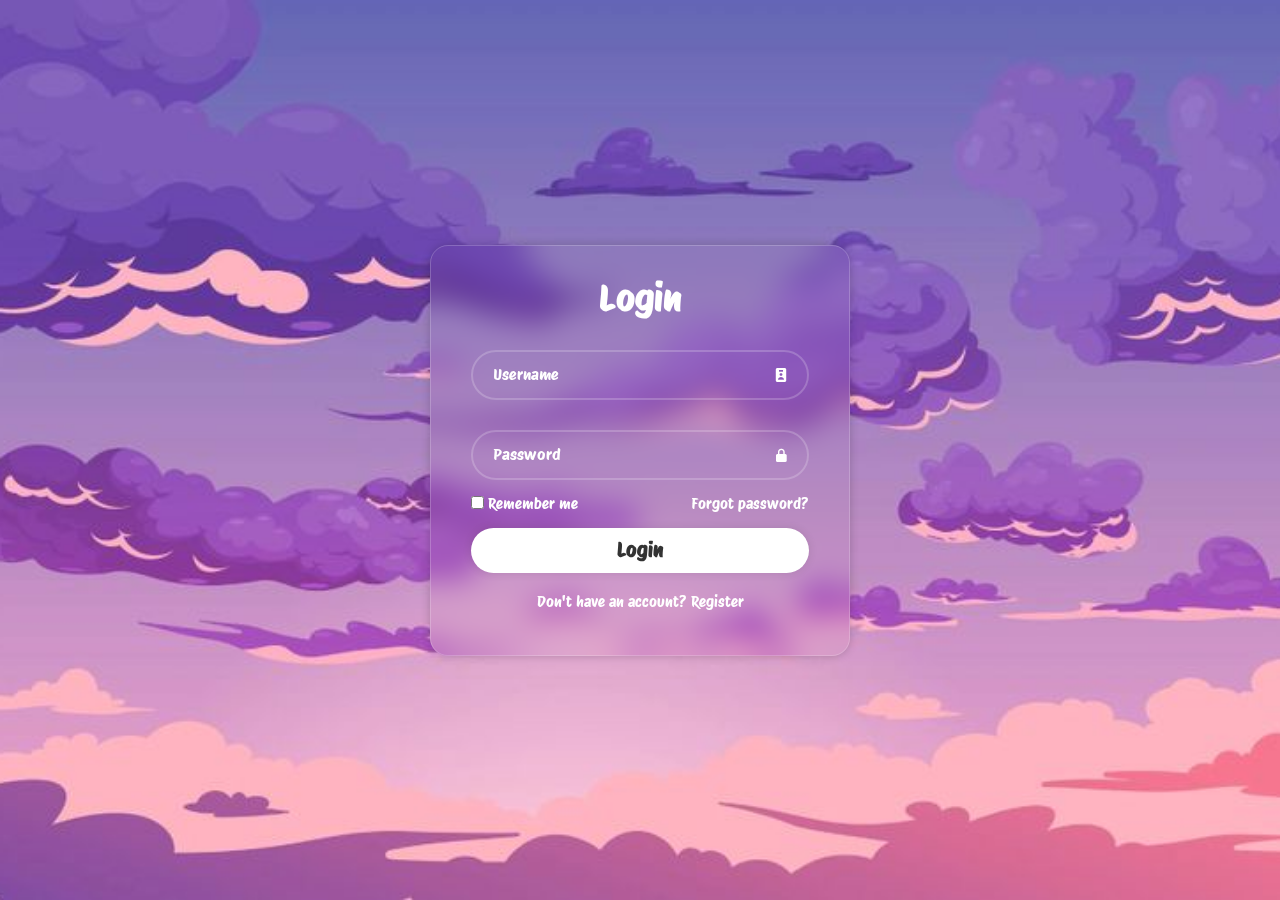
<file: Web practice/Cool login page/Index.html>
<!DOCTYPE html>

<head>
    <title>Login page</title>
    <style>
        @import url('https://fonts.googleapis.com/css2?family=Protest+Revolution&family=Protest+Riot&display=swap');

        * {
            margin: 0;
            padding: 0;
            box-sizing: border-box;
            font-family: 'Protest Riot', sans-serif;
        }

        body {
            display: flex;
            justify-content: center;
            align-items: center;
            min-height: 100vh;
            background: url('Free\ Vector\ _\ Evening\ cloudy\ sky\ purple\ background\ with\ group\ of\ cumulus\ and\ cirrus\ clouds\ flat\ cartoon\ illustration.jpg') no-repeat;
            background-size: cover;
            background-position: center;
        }

        .warpper {
            width: 420px;
            background: transparent;
            border: 1px solid rgba(255, 255, 255, .2);
            backdrop-filter: blur(15px);
            box-shadow: 0 0 10px rgba(0, 0, 0, .2);
            color: #fff;
            border-radius: 18px;
            padding: 30px 40px;
        }

        .warpper h1 {
            font-size: 36px;
            text-align: center;
        }

        .warpper .input-box {
            position: relative;
            width: 100%;
            height: 50px;
            margin: 30px 0;
        }

        .input-box input {
            width: 100%;
            height: 100%;
            background: transparent;
            border: none;
            outline: none;
            border: 2px solid rgba(255, 255, 255, .2);
            border-radius: 40px;
            font-size: 16px;
            color: #fff;
            padding: 20px 45px 20px 20px;
        }
        
        .input-box input::placeholder {
            color: #fff;
            transition: opacity .25s;
        }

        .input-box input:focus::placeholder {
            opacity: 0;
        }

        .input-box i {
            position: absolute;
            right: 20px;
            top: 50%;
            transform: translateY(-50%);
            font-size: 20xpx;
        }

        .warpper .remember-forgot {
            display: flex;
            justify-content: space-between;
            font-size: 15px;
            margin: -15px 0 15px;
        }

        .remember-forgot label input {
            accent-color: #fff;
            text-decoration: none;
        }

        .remember-forgot a {
            transition: .2s;
            color: #fff;
            text-decoration: none;
        }

        .remember-forgot a:hover {
            font-size: small;
            text-decoration: underline;
        }

        .warpper .btn {
            transition: .2s;
            width: 100%;
            height: 45px;
            background: #fff;
            border: none;
            outline: none;
            border-radius: 40px;
            box-shadow: 0 0 10px rgba(0, 0, 0, .1);
            cursor: pointer;
            font-size: 20px;
            color: #333;
            font-weight: 600;
        }

        .warpper .btn:hover {
            font-size: medium;
        }

        .warpper .register-link {
            font-size: 14.5px;
            text-align: center;
            margin: 20px 0 15px;
        }

        .register-link p a {
            color: #fff;
            text-decoration: none;
            font-weight: 500;
            transition: .2s;
        }

        .register-link p a:hover {
            font-size: small;
            text-decoration: underline;
        }
    </style>
    <link href='https://unpkg.com/boxicons@2.1.4/css/boxicons.min.css' rel='stylesheet'>
</head>

<body>
    <div class="warpper">
        <form action="">
            <h1>Login</h1>
            <div class="input-box">
                <input type="text" placeholder="Username" required>
                <i class='bx bxs-user-badge'></i>
            </div>

            <div class="input-box">
                <input type="password" placeholder="Password" required>
                <i class='bx bxs-lock-alt'></i>
            </div>

            <div class="remember-forgot">
                <label><input type="checkbox"> Remember me</label>
                <a href="#">Forgot password?</a>
            </div>

            <button type="submit" class="btn">Login</button>

            <div class="register-link">
                <p>Don't have an account? <a href="#">Register</a></p>
            </div>
        </form>
    </div>
</body>
</file>
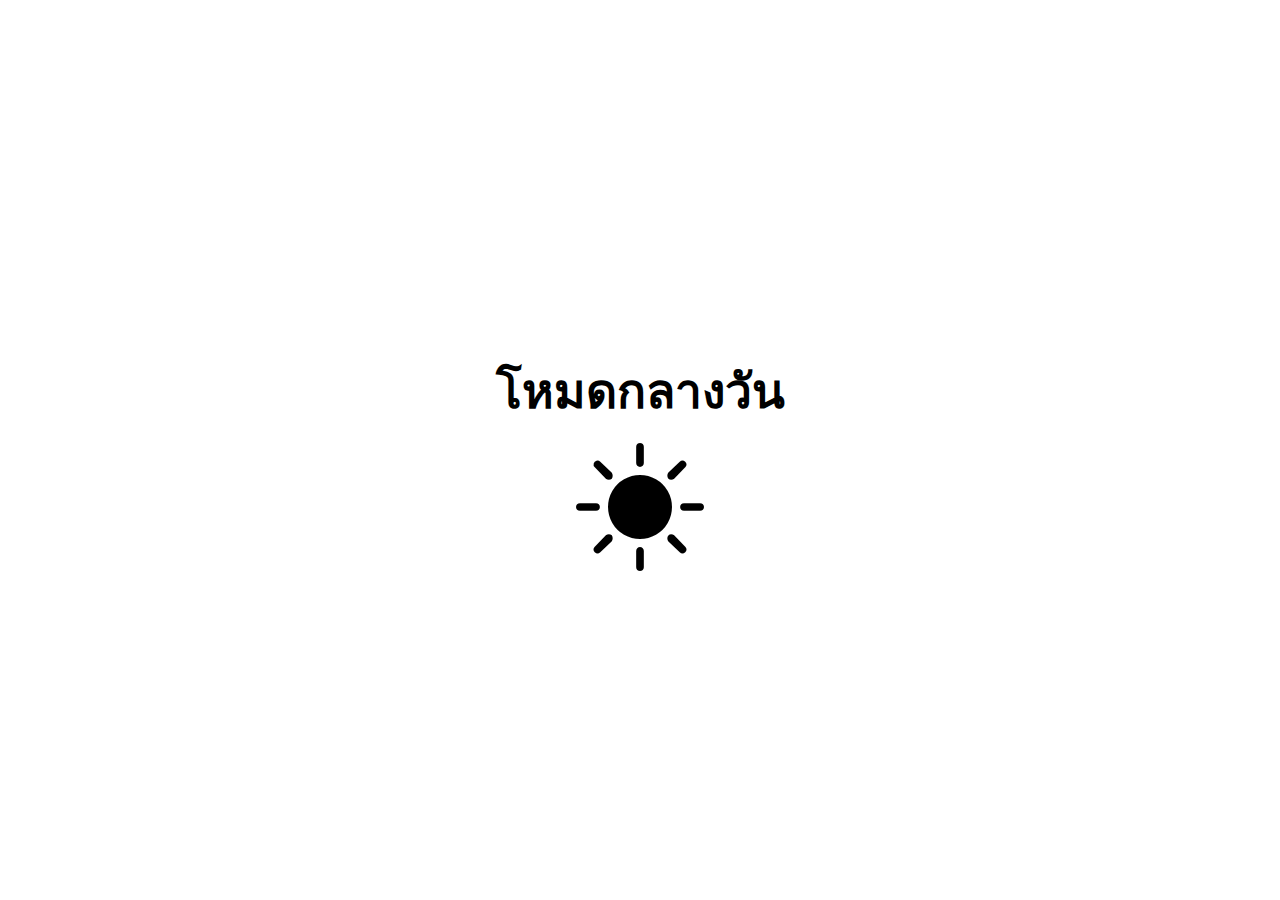
<file: Web practice/day-night_screen/index.html>
<!DOCTYPE html>
<html lang="en">
<head>
    <meta charset="UTF-8">
    <meta name="viewport" content="width=device-width, initial-scale=1.0">
    <title>Day-Night Shift</title>
    <link rel="stylesheet" href="https://cdn.jsdelivr.net/npm/bootstrap-icons@1.11.3/font/bootstrap-icons.min.css">
    <link rel="stylesheet" href="style.css">
</head>
<body>
    <div class="container">
        <h2>โหมดกลางวัน</h2>
        <i class="bi bi-brightness-high-fill"></i>
    </div>
    <script src="app.js"></script>
</body>
</html>
</file>
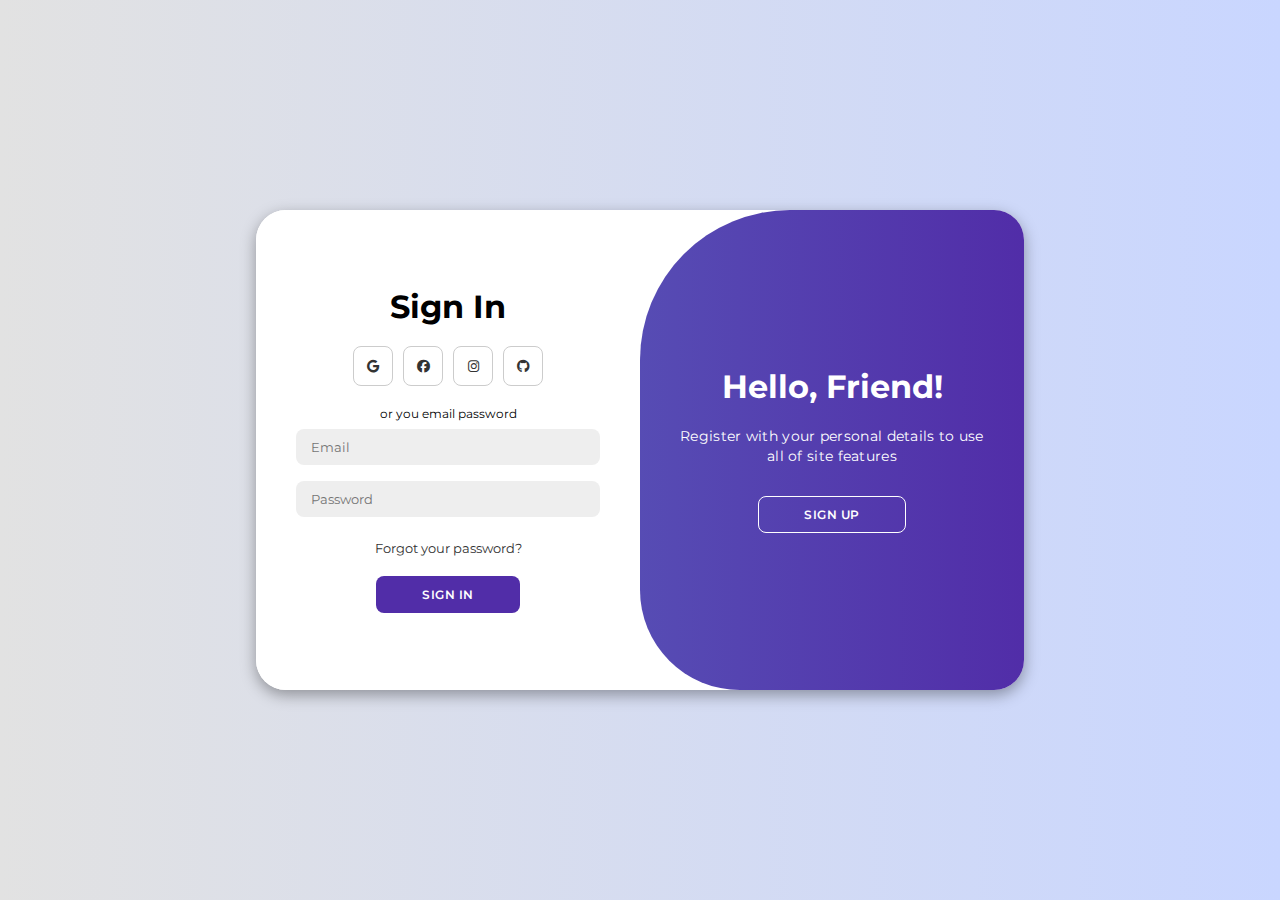
<file: Web practice/Modern Login/index.html>
<!DOCTYPE html>
<html lang="en">

<head>
    <meta charset="UTF-8">
    <meta name="viewport" content="width=device-width, initial-scale=1.0">
    <link rel="stylesheet" href="https://cdnjs.cloudflare.com/ajax/libs/font-awesome/6.5.1/css/all.min.css">
    <link rel="stylesheet" href="style.css">
    <title>Modern Login</title>
</head>

<body>
    <div class="container" id="container">
        <div class="form-container sign-up">
            <form>
                <h1>Create Account</h1>
                <div class="social-icon">
                    <a href="#" class="icon">
                        <i class="fa-brands fa-google"></i>
                    </a>
                    <a href="#" class="icon">
                        <i class="fa-brands fa-facebook"></i>
                    </a>
                    <a href="#" class="icon">
                        <i class="fa-brands fa-instagram"></i>
                    </a>
                    <a href="#" class="icon">
                        <i class="fa-brands fa-github"></i>
                    </a>
                </div>
                <span>or you email for registration</span>
                <input type="text" placeholder="Name">
                <input type="email" placeholder="Email">
                <input type="password" placeholder="Password">
                <button>Sign Up</button>
            </form>
        </div>
        <div class="form-container sign-in">
            <form>
                <h1>Sign In</h1>
                <div class="social-icon">
                    <a href="#" class="icon">
                        <i class="fa-brands fa-google"></i>
                    </a>
                    <a href="#" class="icon">
                        <i class="fa-brands fa-facebook"></i>
                    </a>
                    <a href="#" class="icon">
                        <i class="fa-brands fa-instagram"></i>
                    </a>
                    <a href="#" class="icon">
                        <i class="fa-brands fa-github"></i>
                    </a>
                </div>
                <span>or you email password</span>
                <input type="email" placeholder="Email">
                <input type="password" placeholder="Password">
                <a href="#">Forgot your password?</a>
                <button>Sign In</button>
            </form>
        </div>
        <div class="toggle-container">
            <div class="toggle">
                <div class="toggle-panel toggle-left">
                    <h1>Welcome back!</h1>
                    <p>Enter your personal details
                        to use all of site features
                    </p>
                    <button class="hidden" id="login">Sign In</button>
                </div>
                <div class="toggle-panel toggle-right">
                    <h1>Hello, Friend!</h1>
                    <p>Register with your personal details
                        to use all of site features
                    </p>
                    <button class="hidden" id="register">Sign Up</button>
                </div>
            </div>
        </div>
    </div>
    <script src="script.js"></script>
</body>

</html>
</file>
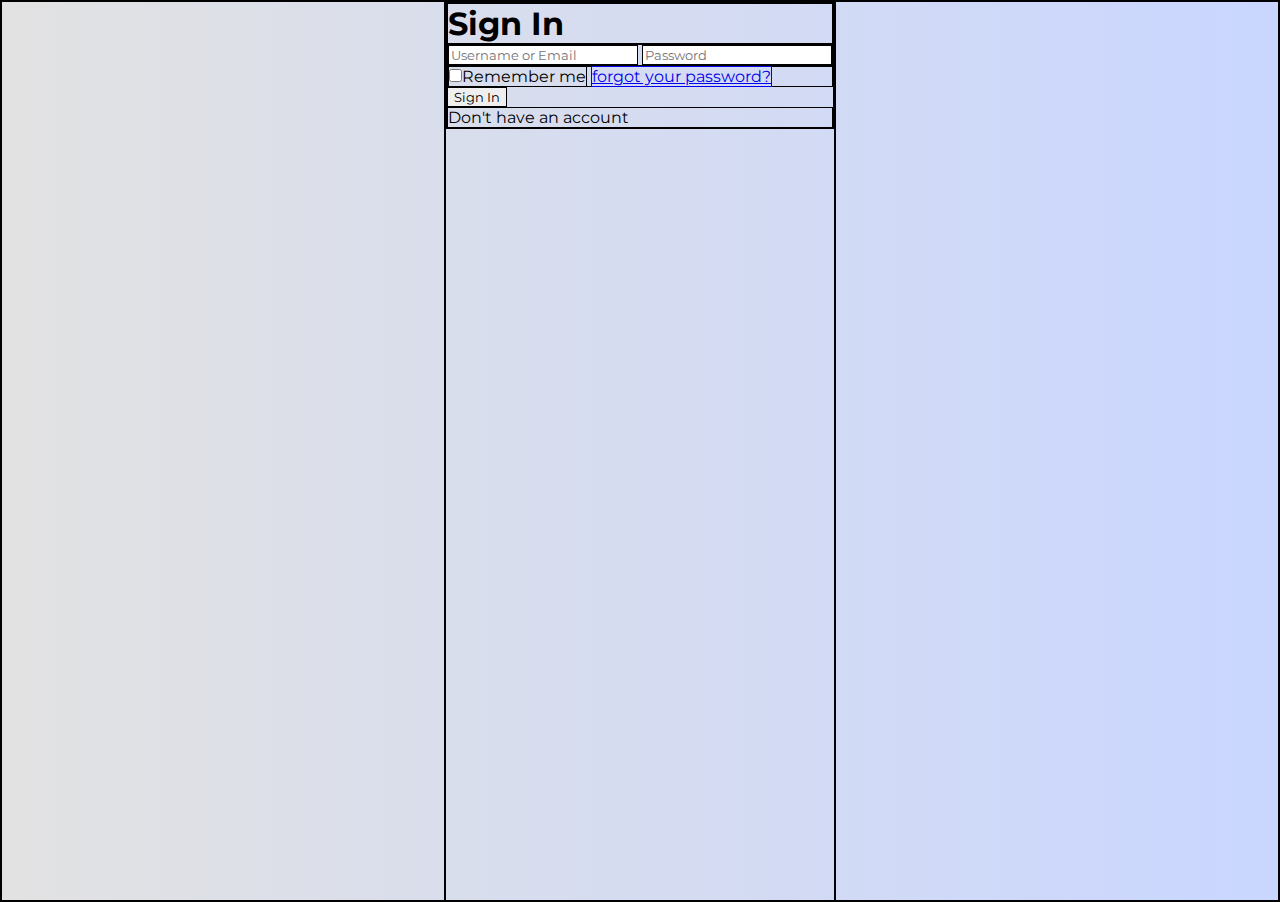
<file: Web practice/My login page/index.html>
<!DOCTYPE html>
<html lang="en">

<head>
    <meta charset="UTF-8">
    <meta name="viewport" content="width=device-width, initial-scale=1.0">
    <link rel="stylesheet" href="style.css">
    <link rel="stylesheet" href="https://cdnjs.cloudflare.com/ajax/libs/font-awesome/6.5.1/css/all.min.css">
    <title>Document</title>
</head>

<body>
    <form action="" method="post">
        <div class="warpper">

            <div class="container">
                <h1>Sign In</h1>
                <div class="input">
                    <input type="text" placeholder="Username or Email">
                    <input type="password" placeholder="Password">
                </div>
                <div class="remember-forgot">
                    <label><input type="checkbox">Remember me</label>
                    <a href="#">forgot your password?</a>
                </div>
                <button class="sign-in">Sign In</button>
                <p>Don't have an account</p>
            </div>
        </div>
    </form>
</body>

</html>
</file>
<file: Web practice/day-night_screen/style.css>
body{
    margin: 0;
    display: flex;
    align-items: center;
    justify-content: center;
    height: 100vh;
    text-align: center;
}
h2{
   font-size: 3em; 
   margin-bottom: 10px;
}
i{
    font-size: 8em;
    cursor: pointer;
}
</file>
<file: Web practice/Modern Login/style.css>
@import url('https://fonts.googleapis.com/css2?family=Montserrat:ital,wght@0,100..900;1,100..900&display=swap');

* {
    border: 0;
    margin: 0;
    box-sizing: border-box;
    font-family: "Montserrat", sans-serif;
}

body {
    background-color: #c9d6ff;
    background: linear-gradient(to right, #e2e2e2, #c9d6ff);
    display: flex;
    align-items: center;
    justify-content: center;
    flex-direction: column;
    height: 100vh;
}

.container {
    background-color: #fff;
    border-radius: 30px;
    box-shadow: 0 5px 15px rgba(0, 0, 0, .35);
    position: relative;
    overflow: hidden;
    width: 768px;
    max-width: 100%;
    min-height: 480px;
}

.container p {
    font-size: 14px;
    line-height: 20px;
    letter-spacing: .3px;
    margin: 20px 0;
}

.container span {
    font-size: 12px;
}

.container a {
    color: #333;
    font-size: 13px;
    text-decoration: none;
    margin: 15px 0 10px;
}

.container button {
    background-color: #512da8;
    color: #fff;
    font-size: 12px;
    padding: 10px 45px;
    border: 1px solid transparent;
    border-radius: 8px;
    font-weight: 600;
    letter-spacing: .5px;
    text-transform: uppercase;
    margin-top: 10px;
    cursor: pointer;
}

.container button.hidden {
    background-color: transparent;
    border:1px solid #fff;
    transition: all .6s ease-in-out;
}

.container button.hidden:hover {
    border:1px solid transparent;
    background-color: #fff;
    color: #512da8;
}

.container form {
    background-color: #fff;
    display: flex;
    align-items: center;
    justify-content: center;
    flex-direction: column;
    padding: 0 40px;
    height: 100%;
}

.container input {
    background-color: #eee;
    border: none;
    margin: 8px 0;
    padding: 10px 15px;
    font-size: 13px;
    border-radius: 8px;
    width: 100%;
    outline: none;
}

.form-container {
    position: absolute;
    top: 0;
    height: 100%;
    transition: all .6s ease-in-out;
}

.sign-in {
    left: 0;
    width: 50%;
    z-index: 2;
}

.container.active .sign-in {
    transform: translateX(100%);
}

.sign-up {
    left: 0;
    width: 50%;
    opacity: 0;
    z-index: 1;
}

.container.active .sign-up {   
    transform: translateX(100%);
    opacity: 1;
    z-index: 5;
    animation: move .6s;
}

@keyframes move {

    0%,
    49.99% {
        opacity: 0;
        z-index: 1;
    }

    50%,
    100% {
        opacity: 1;
        z-index: 5;
    }
}

.social-icon {
    margin: 20px 0;
}

.social-icon a {
    border: 1px solid #ccc;
    border-radius: 20%;
    display: inline-flex;
    justify-content: center;
    align-items: center;
    margin: 0 3px;
    width: 40px;
    height: 40px;
}

.toggle-container {
    position: absolute;
    top: 0;
    left: 50%;
    width: 50%;
    height: 100%;
    overflow: hidden;
    transition: all .6s ease-in-out;
    border-radius: 150px 0 0 100px;
    z-index: 1000;
}

.container.active .toggle-container {
    transform: translateX(-100%);
    border-radius: 0 150px 100px 0;
}

.toggle {
    background-color: #512da8;
    height: 100%;
    background: linear-gradient(to right,#5c6bc0,#512da8);
    color: #fff;
    position: relative;
    left: -100%;
    height: 100%;
    width: 200%;
    transform: translateX(0);
    transition: all .6s ease-in-out;
}

.container.active .toggle {
    transform: translateX(50%);
}

.toggle-panel {
    position: absolute;
    width: 50%;
    height: 100%;
    display: flex;
    align-items: center;
    justify-content: center;
    flex-direction: column;
    padding: 0 30px;
    text-align: center;
    top: 0;
    transform: translateX(0);
    transition: all .6s ease-in-out;
}

.toggle-left {
    transform: translateX(-200%);
}

.container.active .toggle-left {
    transform: translateX(0);
}

.toggle-right {
    right: 0;
    transform: translateX(0);
}

.container.active .toggle-right {
    transform: translateX(200%);
}
</file>
<file: Web practice/My login page/style.css>
@import url('https://fonts.googleapis.com/css2?family=Montserrat:ital,wght@0,100..900;1,100..900&display=swap');

* {
    margin: 0;
    border: 1px solid;
    box-sizing: border-box;
    font-family: "Montserrat", sans-serif;
}

body {
    background-color: #c9d6ff;
    background: linear-gradient(to right, #e2e2e2, #c9d6ff);
    display: flex;
    align-items: center;
    justify-content: center;
    flex-direction: column;
    height: 100vh;
}

.warpper {
    width: 100%;
    height: 100vh;
    justify-content: center;
    align-items: center;
}

.container {
    justify-content: center;
    align-items: center;
}
</file>
